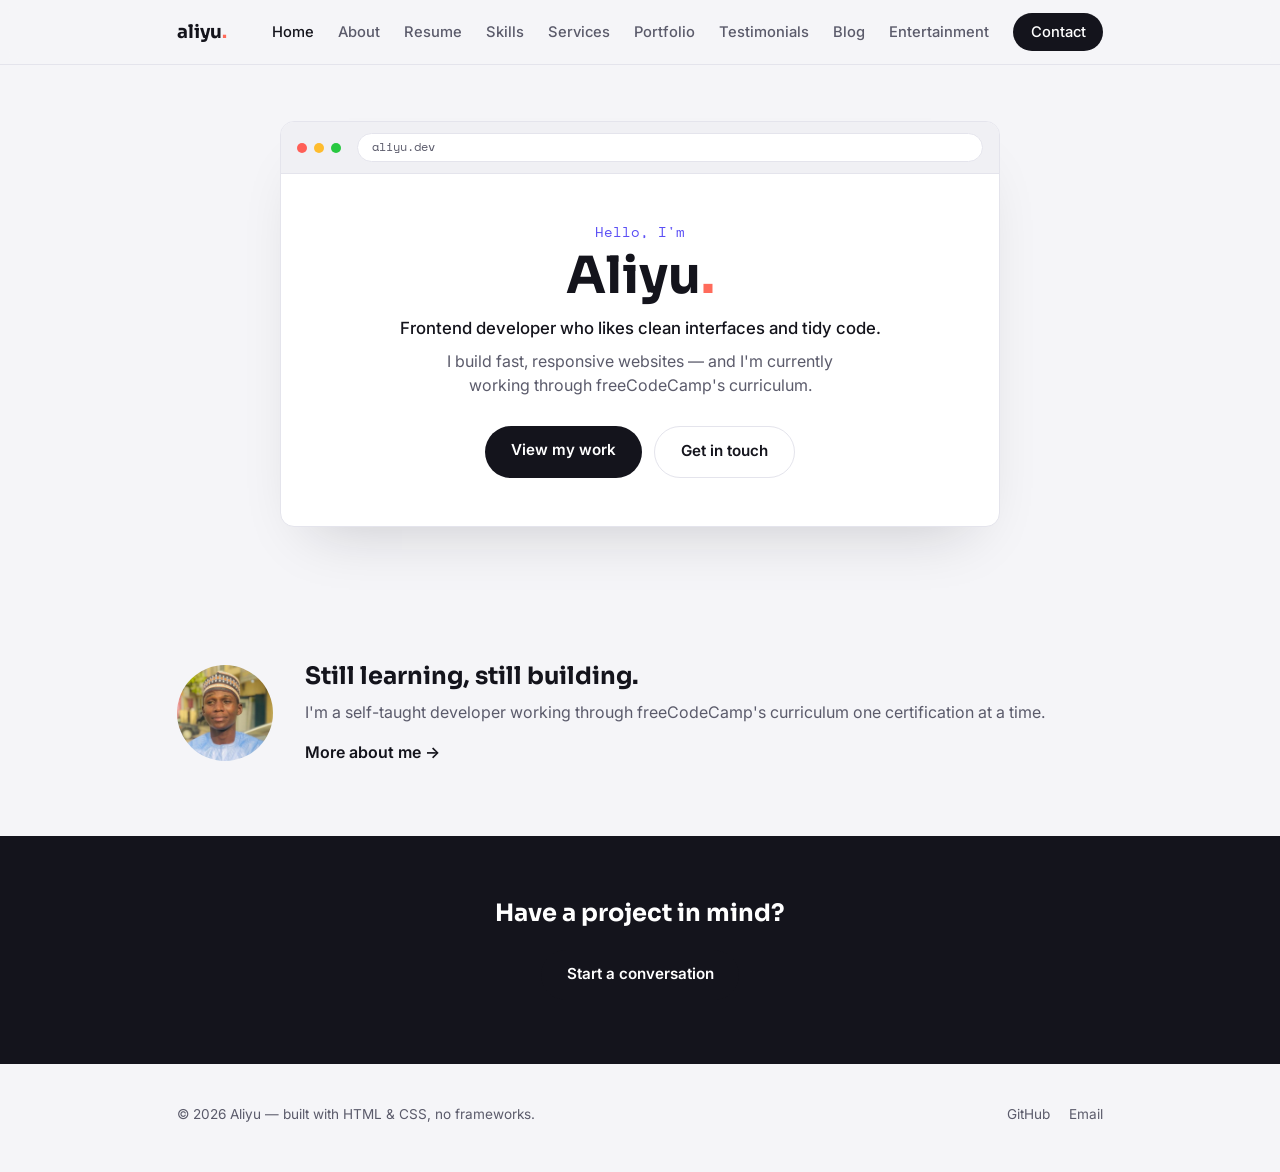
<file: index.html>
<!DOCTYPE html>
<html lang="en">
<head>
<meta charset="UTF-8">
<meta name="viewport" content="width=device-width, initial-scale=1.0">
<title>Aliyu — Frontend Developer</title>
<link rel="preconnect" href="https://fonts.googleapis.com">
<link rel="preconnect" href="https://fonts.gstatic.com" crossorigin>
<link href="https://fonts.googleapis.com/css2?family=Sora:wght@600;700;800&family=Inter:wght@400;500;600;700&family=Space+Mono:wght@400;700&display=swap" rel="stylesheet">
<link rel="stylesheet" href="style.css">
</head>
<body>

<header class="site-header">
  <div class="container nav-wrap">
    <a href="index.html" class="logo">aliyu<span class="accent-dot">.</span></a>

    <input type="checkbox" id="nav-toggle" class="nav-toggle">
    <label for="nav-toggle" class="hamburger" aria-label="Toggle navigation">
      <span></span><span></span><span></span>
    </label>

    <nav class="nav-links">
      <a href="index.html" class="current">Home</a>
      <a href="about.html">About</a>
      <a href="resume.html">Resume</a>
      <a href="skills.html">Skills</a>
      <a href="services.html">Services</a>
      <a href="portfolio.html">Portfolio</a>
      <a href="testimonials.html">Testimonials</a>
      <a href="blog.html">Blog</a>
      <a href="entertainment.html">Entertainment</a>
      <a href="contact.html" class="nav-cta">Contact</a>
    </nav>
  </div>
</header>

<main>

  <section class="hero">
    <div class="container">
      <div class="browser-frame">
        <div class="browser-bar">
          <span class="browser-dot red"></span>
          <span class="browser-dot yellow"></span>
          <span class="browser-dot green"></span>
          <span class="browser-url">aliyu.dev</span>
        </div>
        <div class="browser-body">
          <p class="eyebrow">Hello, I'm</p>
          <h1>Aliyu<span class="accent-dot">.</span></h1>
          <p class="hero-role">Frontend developer who likes clean interfaces and tidy code.</p>
          <p class="hero-bio">I build fast, responsive websites — and I'm currently working through freeCodeCamp's curriculum.</p>
          <div class="hero-actions">
            <a href="portfolio.html" class="btn btn-primary">View my work</a>
            <a href="contact.html" class="btn btn-ghost">Get in touch</a>
          </div>
        </div>
      </div>
    </div>
  </section>
  
  <section class="section about-teaser">
    <div class="container about-teaser-inner">
      <div class="avatar-badge"><img src="profile.jpg" alt="Aliyu Sabiu Garba"></div>
      <div>
        <h2>Still learning, still building.</h2>
        <p>I'm a self-taught developer working through freeCodeCamp's curriculum one certification at a time.</p>
        <a href="about.html" class="link-arrow">More about me →</a>
      </div>
    </div>
  </section>

  <section class="cta-band">
    <div class="container">
      <h2>Have a project in mind?</h2>
      <a href="contact.html" class="btn btn-primary">Start a conversation</a>
    </div>
  </section>

</main>

<footer class="site-footer">
  <div class="container footer-inner">
    <p>&copy; 2026 Aliyu — built with HTML &amp; CSS, no frameworks.</p>
    <div class="social-links">
      <a href="https://github.com/aliyusabiugarba-bit" target="_blank" rel="noopener noreferrer">GitHub</a>      
      <a href="mailto: aliyusabiugarba@gmail.com">Email</a>
    </div>
  </div>
</footer>

</body>
</html>
</file>
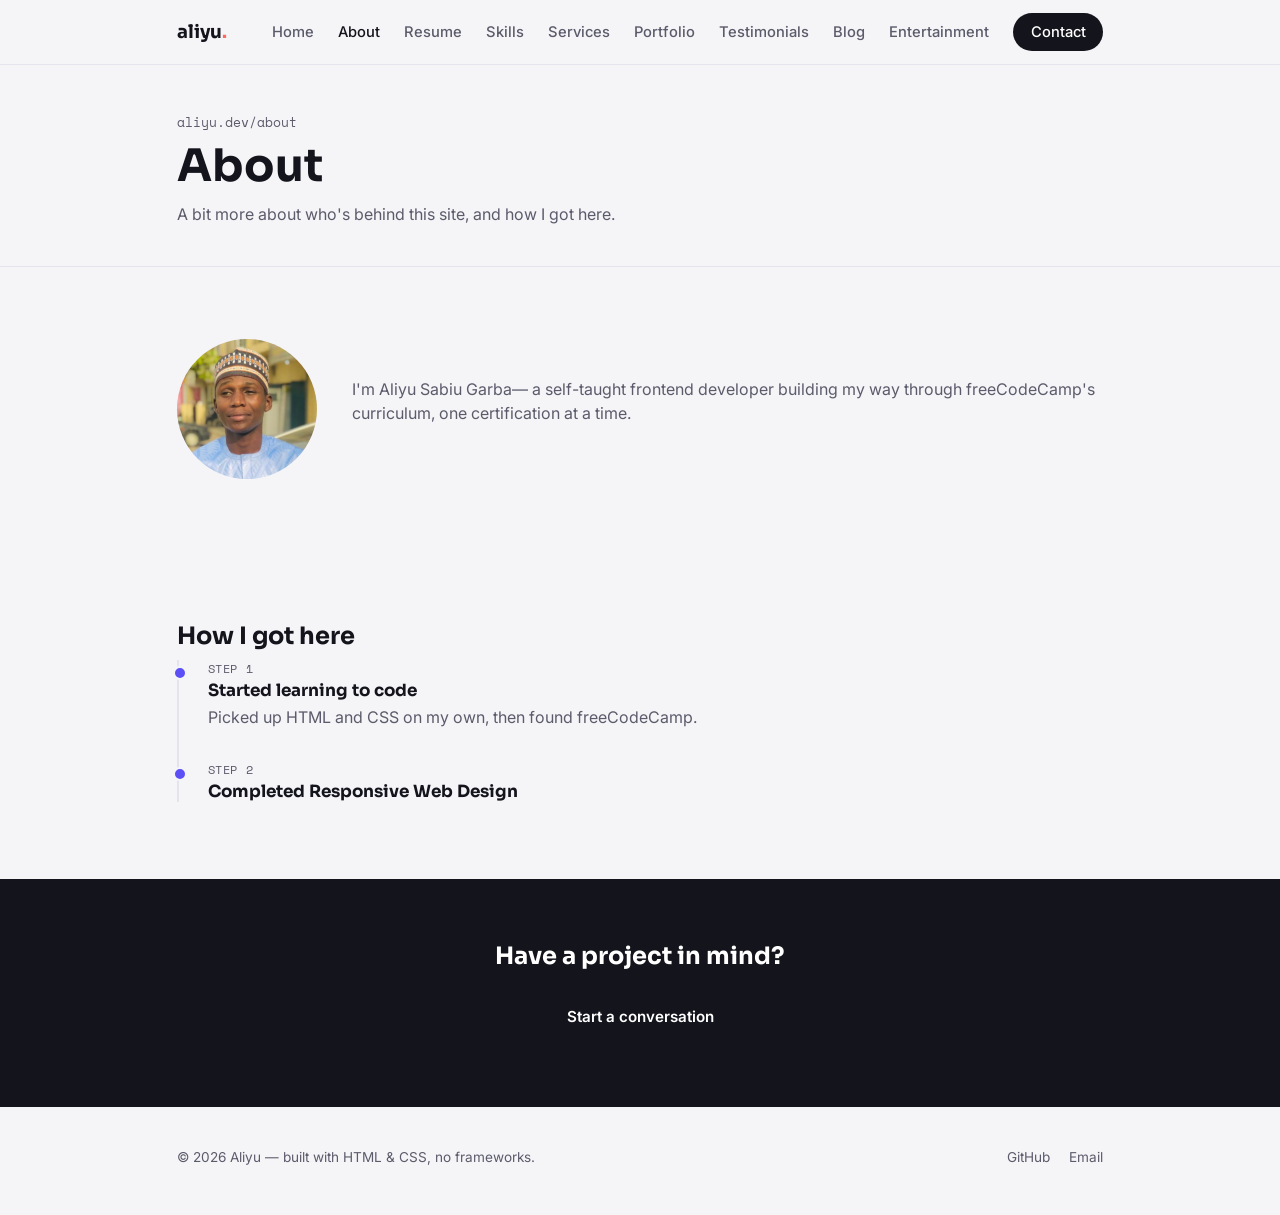
<file: about.html>
<!DOCTYPE html>
<html lang="en">
<head>
<meta charset="UTF-8">
<meta name="viewport" content="width=device-width, initial-scale=1.0">
<title>About — Aliyu</title>
<link rel="preconnect" href="https://fonts.googleapis.com">
<link rel="preconnect" href="https://fonts.gstatic.com" crossorigin>
<link href="https://fonts.googleapis.com/css2?family=Sora:wght@600;700;800&family=Inter:wght@400;500;600;700&family=Space+Mono:wght@400;700&display=swap" rel="stylesheet">
<link rel="stylesheet" href="style.css">
</head>
<body>

<header class="site-header">
  <div class="container nav-wrap">
    <a href="index.html" class="logo">aliyu<span class="accent-dot">.</span></a>

    <input type="checkbox" id="nav-toggle" class="nav-toggle">
    <label for="nav-toggle" class="hamburger" aria-label="Toggle navigation">
      <span></span><span></span><span></span>
    </label>

    <nav class="nav-links">
      <a href="index.html">Home</a>
      <a href="about.html" class="current">About</a>
      <a href="resume.html">Resume</a>
      <a href="skills.html">Skills</a>
      <a href="services.html">Services</a>
      <a href="portfolio.html">Portfolio</a>
      <a href="testimonials.html">Testimonials</a>
      <a href="blog.html">Blog</a>
      <a href="entertainment.html">Entertainment</a>
      <a href="contact.html" class="nav-cta">Contact</a>
    </nav>
  </div>
</header>

<main>

  <section class="page-intro">
    <div class="container">
      <p class="crumb">aliyu.dev/about</p>
      <h1>About</h1>
      <p class="lede">A bit more about who's behind this site, and how I got here.</p>
    </div>
  </section>

  <section class="section about-block">
    <div class="container about-block-inner">
      <div class="avatar-badge avatar-lg"><img src="profile.jpg" alt="Aliyu Sabiu Garba"></div>
      <div>
        <p>I'm Aliyu Sabiu Garba— a self-taught frontend developer building my way through freeCodeCamp's curriculum, one certification at a time.</p>                
      </div>
    </div>
  </section>
 
  <section class="section timeline-section">
    <div class="container">
      <h2>How I got here</h2>
      <ol class="timeline">
        <li>
          <p class="t-label">Step 1</p>
          <h3>Started learning to code</h3>
          <p>Picked up HTML and CSS on my own, then found freeCodeCamp.</p>
        </li>
        <li>
          <p class="t-label">Step 2</p>
          <h3>Completed Responsive Web Design</h3>          
        </li>        
      </ol>
    </div>
  </section>

  <section class="cta-band">
    <div class="container">
      <h2>Have a project in mind?</h2>
      <a href="contact.html" class="btn btn-primary">Start a conversation</a>
    </div>
  </section>

</main>

<footer class="site-footer">
  <div class="container footer-inner">
    <p>&copy; 2026 Aliyu — built with HTML &amp; CSS, no frameworks.</p>
    <div class="social-links">
      <a href="https://github.com/aliyusabiugarba-bit" target="_blank" rel="noopener noreferrer">GitHub</a>
      <a href="mailto: aliyusabiugarba@gmail.com">Email</a>
    </div>
  </div>
</footer>

</body>
</html>
</file>
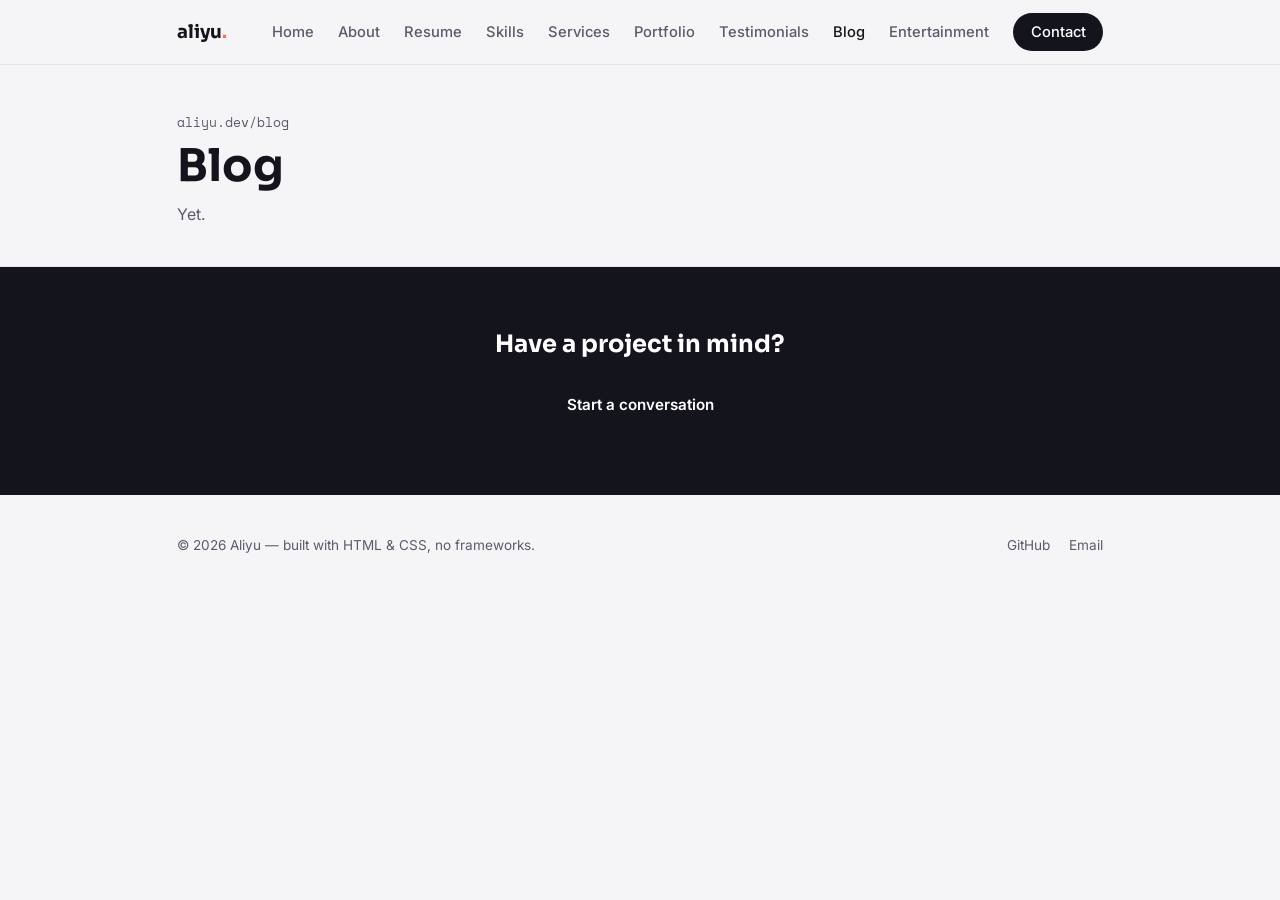
<file: blog.html>
<!DOCTYPE html>
<html lang="en">
<head>
<meta charset="UTF-8">
<meta name="viewport" content="width=device-width, initial-scale=1.0">
<title>Blog — Aliyu</title>
<link rel="preconnect" href="https://fonts.googleapis.com">
<link rel="preconnect" href="https://fonts.gstatic.com" crossorigin>
<link href="https://fonts.googleapis.com/css2?family=Sora:wght@600;700;800&family=Inter:wght@400;500;600;700&family=Space+Mono:wght@400;700&display=swap" rel="stylesheet">
<link rel="stylesheet" href="style.css">
</head>
<body>

<header class="site-header">
  <div class="container nav-wrap">
    <a href="index.html" class="logo">aliyu<span class="accent-dot">.</span></a>
    <input type="checkbox" id="nav-toggle" class="nav-toggle">
    <label for="nav-toggle" class="hamburger" aria-label="Toggle navigation">
      <span></span><span></span><span></span>
    </label>
    <nav class="nav-links">
      <a href="index.html">Home</a>
      <a href="about.html">About</a>
      <a href="resume.html">Resume</a>
      <a href="skills.html">Skills</a>
      <a href="services.html">Services</a>
      <a href="portfolio.html">Portfolio</a>
      <a href="testimonials.html">Testimonials</a>
      <a href="blog.html" class="current">Blog</a>
      <a href="entertainment.html">Entertainment</a>
      <a href="contact.html" class="nav-cta">Contact</a>
    </nav>
  </div>
</header>

<main>

  <section class="page-intro">
    <div class="container">
      <p class="crumb">aliyu.dev/blog</p>
      <h1>Blog</h1>
      <p class="lede">Yet.</p>
    </div>
  </section>

  <section class="cta-band">
    <div class="container">
      <h2>Have a project in mind?</h2>
      <a href="contact.html" class="btn btn-primary">Start a conversation</a>
    </div>
  </section>

</main>

<footer class="site-footer">
  <div class="container footer-inner">
    <p>&copy; 2026 Aliyu — built with HTML &amp; CSS, no frameworks.</p>
    <div class="social-links">
      <a href="https://github.com/aliyusabiugarba-bit" target="_blank" rel="noopener noreferrer">GitHub</a>
           <a href="mailto: aliyusabiugarba@gmail.com">Email</a>
    </div>
  </div>
</footer>

</body>
</html>
</file>
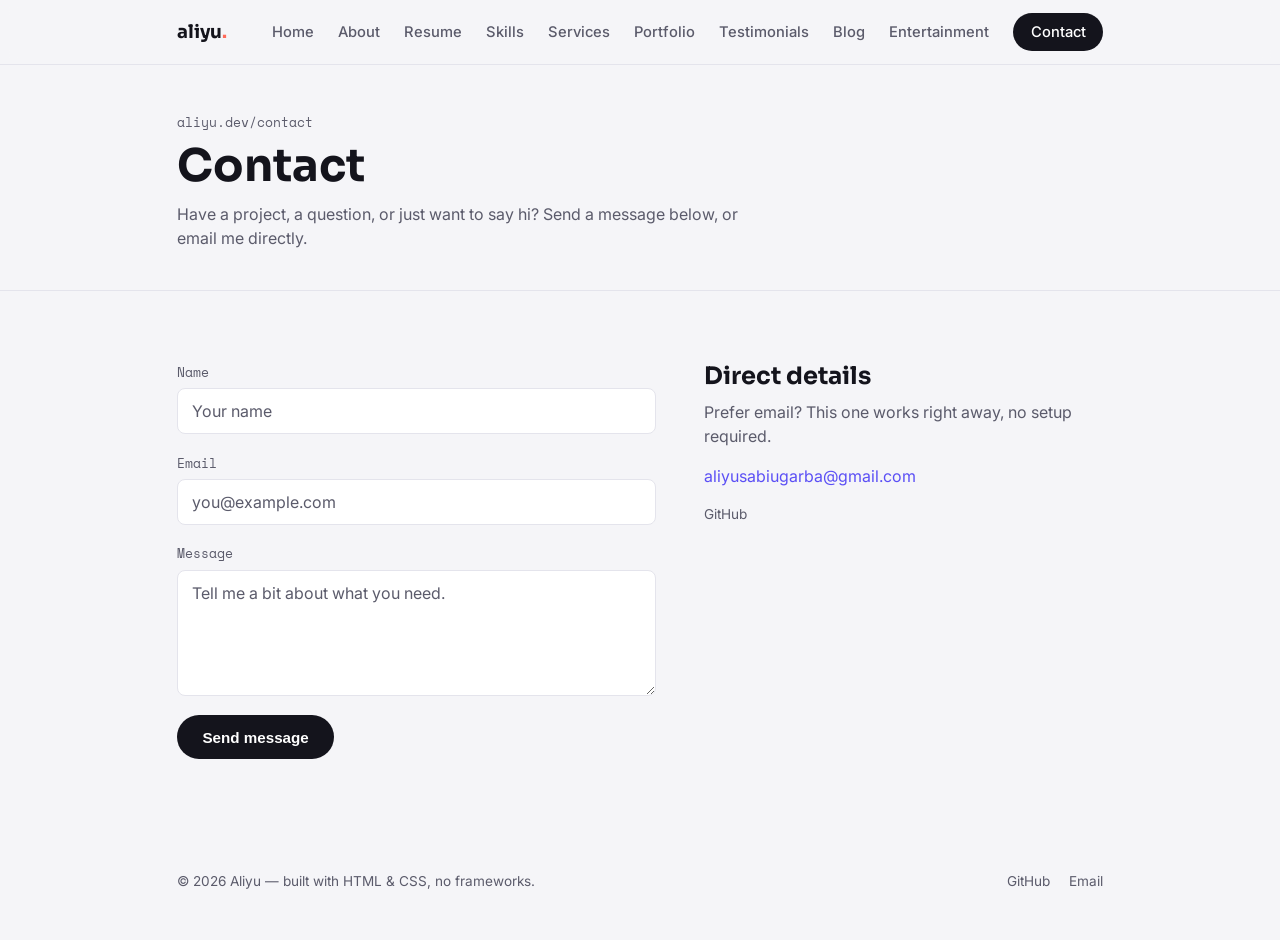
<file: contact.html>
<!DOCTYPE html>
<html lang="en">
<head>
<meta charset="UTF-8">
<meta name="viewport" content="width=device-width, initial-scale=1.0">
<title>Contact — Aliyu</title>
<link rel="preconnect" href="https://fonts.googleapis.com">
<link rel="preconnect" href="https://fonts.gstatic.com" crossorigin>
<link href="https://fonts.googleapis.com/css2?family=Sora:wght@600;700;800&family=Inter:wght@400;500;600;700&family=Space+Mono:wght@400;700&display=swap" rel="stylesheet">
<link rel="stylesheet" href="style.css">
</head>
<body>

<header class="site-header">
  <div class="container nav-wrap">
    <a href="index.html" class="logo">aliyu<span class="accent-dot">.</span></a>
    <input type="checkbox" id="nav-toggle" class="nav-toggle">
    <label for="nav-toggle" class="hamburger" aria-label="Toggle navigation">
      <span></span><span></span><span></span>
    </label>
    <nav class="nav-links">
      <a href="index.html">Home</a>
      <a href="about.html">About</a>
      <a href="resume.html">Resume</a>
      <a href="skills.html">Skills</a>
      <a href="services.html">Services</a>
      <a href="portfolio.html">Portfolio</a>
      <a href="testimonials.html">Testimonials</a>
      <a href="blog.html">Blog</a>
      <a href="entertainment.html">Entertainment</a>
      <a href="contact.html" class="nav-cta current">Contact</a>
    </nav>
  </div>
</header>

<main>

  <section class="page-intro">
    <div class="container">
      <p class="crumb">aliyu.dev/contact</p>
      <h1>Contact</h1>
      <p class="lede">Have a project, a question, or just want to say hi? Send a message below, or email me directly.</p>
    </div>
  </section>

  <section class="section">
    <div class="container contact-grid">

      <!--
        This form needs a backend to actually send anywhere — plain HTML/CSS can't
        do that on its own. Sign up for a free Formspree (or similar) account and
        swap the action URL below for the one they give you.
      -->
      <form class="contact-form" action="https://formspree.io/f/yourFormID" method="POST">
        <div class="form-field">
          <label for="name">Name</label>
          <input type="text" id="name" name="name" placeholder="Your name" required>
        </div>
        <div class="form-field">
          <label for="email">Email</label>
          <input type="email" id="email" name="email" placeholder="you@example.com" required>
        </div>
        <div class="form-field">
          <label for="message">Message</label>
          <textarea id="message" name="message" rows="5" placeholder="Tell me a bit about what you need." required></textarea>
        </div>
        <button type="submit" class="btn btn-primary">Send message</button>
      </form>

      <div class="contact-details">
        <h2>Direct details</h2>
        <p>Prefer email? This one works right away, no setup required.</p>
        <p><a href="mailto: aliyusabiugarba@gmail.com">aliyusabiugarba@gmail.com</a></p>
        <div class="social-links">
          <a href="https://github.com/aliyusabiugarba-bit" target="_blank" rel="noopener noreferrer">GitHub</a> 
        </div>
      </div>

    </div>
  </section>

</main>

<footer class="site-footer">
  <div class="container footer-inner">
    <p>&copy; 2026 Aliyu — built with HTML &amp; CSS, no frameworks.</p>
    <div class="social-links">
      <a href="https://github.com/aliyusabiugarba-bit" target="_blank" rel="noopener noreferrer">GitHub</a>     
      <a href="mailto: aliyusabiugarba@gmail.com">Email</a>
    </div>
  </div>
</footer>

</body>
</html>
</file>
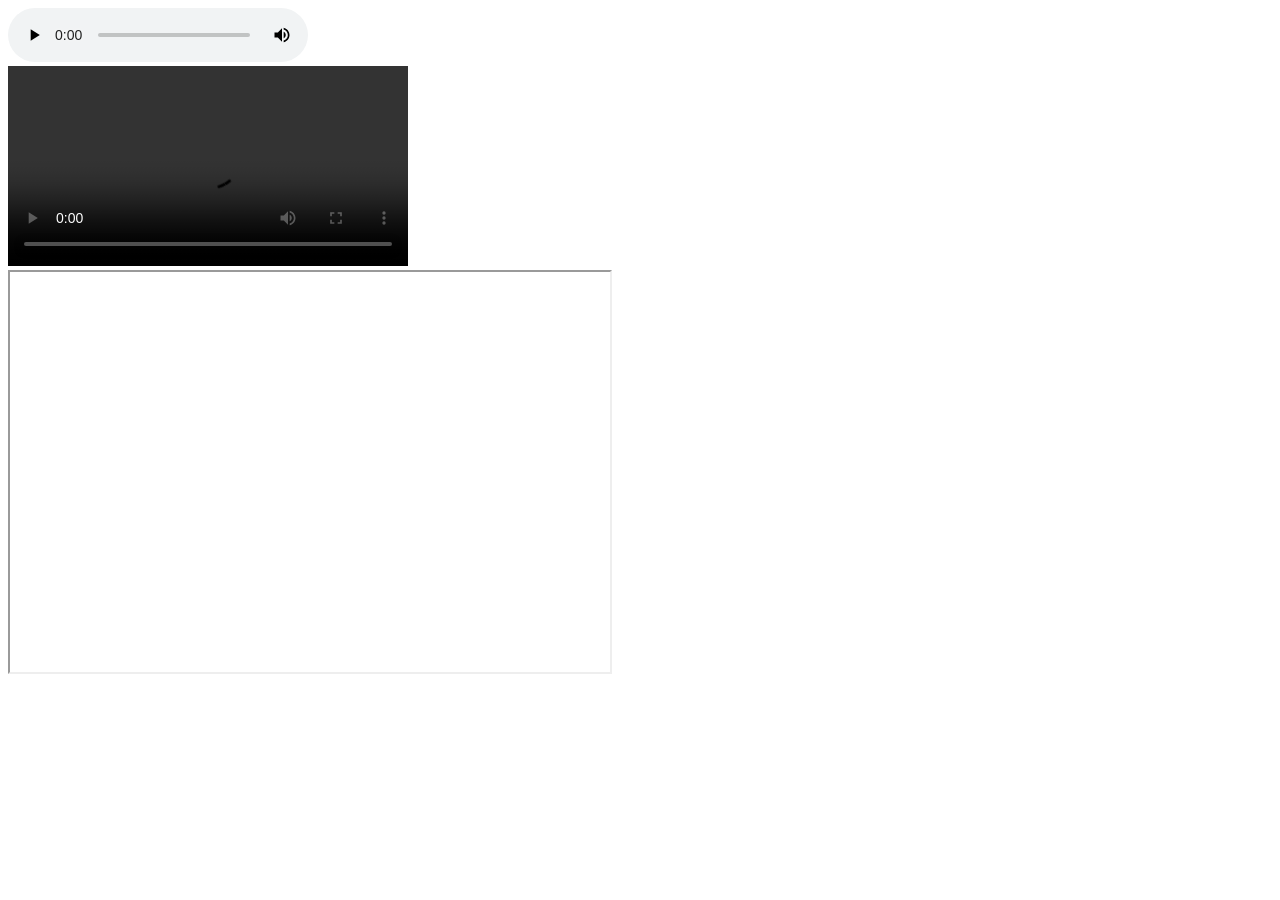
<file: Entertainment.html>
<!DOCTYPE html>
<html lang="en">
<head>
    <meta charset="UTF-8">
    <title>Entertainment</title>
</head>
<body>
 <audio controls>
     <source src="audio.mp3" type="audio/mpeg">
 </audio>
 <br>
 <video width="400" controls>
     <source src="video.mp4" type ="video/mp4">
 </video>
 <br>
 <iframe src="https://youtube.com/watch?v=aRGdDy18qfY&si=-balEfRR7QxsYHRh" width="600" height="400"></iframe>
</body>
</html>
</file>
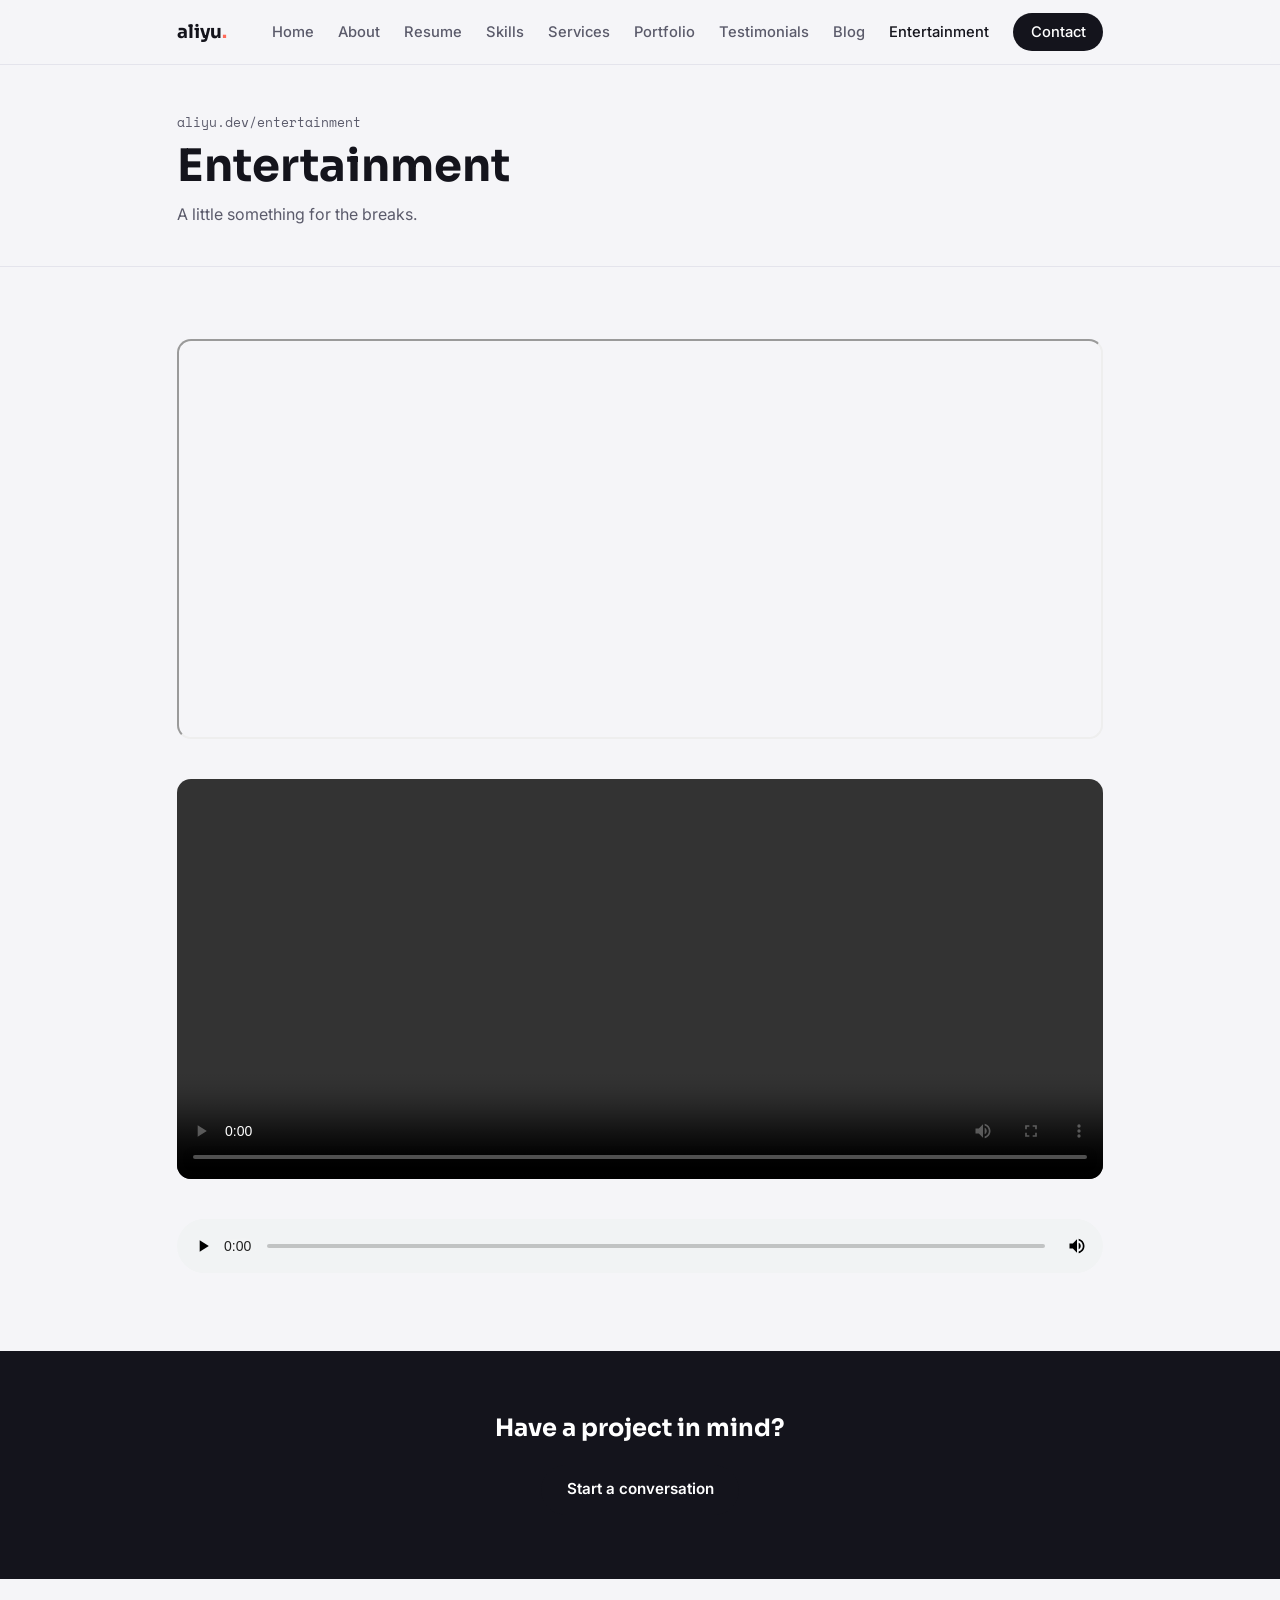
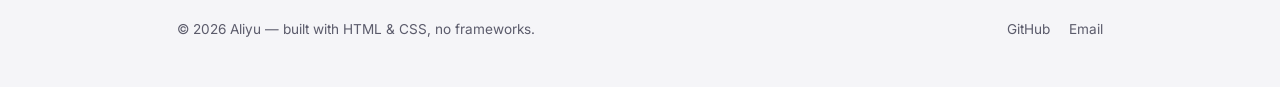
<file: entertainment.html>
<!DOCTYPE html>
<html lang="en">
<head>
<meta charset="UTF-8">
<meta name="viewport" content="width=device-width, initial-scale=1.0">
<title>Entertainment — Aliyu</title>
<link rel="preconnect" href="https://fonts.googleapis.com">
<link rel="preconnect" href="https://fonts.gstatic.com" crossorigin>
<link href="https://fonts.googleapis.com/css2?family=Sora:wght@600;700;800&family=Inter:wght@400;500;600;700&family=Space+Mono:wght@400;700&display=swap" rel="stylesheet">
<link rel="stylesheet" href="style.css">
</head>
<body>

<header class="site-header">
  <div class="container nav-wrap">
    <a href="index.html" class="logo">aliyu<span class="accent-dot">.</span></a>
    <input type="checkbox" id="nav-toggle" class="nav-toggle">
    <label for="nav-toggle" class="hamburger" aria-label="Toggle navigation">
      <span></span><span></span><span></span>
    </label>
    <nav class="nav-links">
      <a href="index.html">Home</a>
      <a href="about.html">About</a>
      <a href="resume.html">Resume</a>
      <a href="skills.html">Skills</a>
      <a href="services.html">Services</a>
      <a href="portfolio.html">Portfolio</a>
      <a href="testimonials.html">Testimonials</a>
      <a href="blog.html">Blog</a>
      <a href="entertainment.html" class="current">Entertainment</a>
      <a href="contact.html" class="nav-cta">Contact</a>
    </nav>
  </div>
</header>

<main>

  <section class="page-intro">
    <div class="container">
      <p class="crumb">aliyu.dev/entertainment</p>
      <h1>Entertainment</h1>
      <p class="lede">A little something for the breaks.</p>
    </div>
  </section>

  <section class="section">
    <div class="container entertainment-grid">
      <div class="media-item">
        <iframe 
          src="https://www.youtube.com/embed/aRGdDy18qfY" 
          width="100%" 
          height="400" 
          allowfullscreen
          title="YouTube video">
        </iframe>
      </div>
      <div class="media-item">
        <video width="100%" height="400" controls>
          <source src="video.mp4" type="video/mp4">
        </video>
      </div>
      <div class="media-item">
        <audio controls style="width: 100%;">
          <source src="audio.mp3" type="audio/mpeg">
        </audio>
      </div>
    </div>
  </section>

  <section class="cta-band">
    <div class="container">
      <h2>Have a project in mind?</h2>
      <a href="contact.html" class="btn btn-primary">Start a conversation</a>
    </div>
  </section>

</main>

<footer class="site-footer">
  <div class="container footer-inner">
    <p>&copy; 2026 Aliyu — built with HTML &amp; CSS, no frameworks.</p>
    <div class="social-links">
      <a href="https://github.com/aliyusabiugarba-bit" target="_blank" rel="noopener noreferrer">GitHub</a>
      <a href="mailto: aliyusabiugarba@gmail.com">Email</a>
    </div>
  </div>
</footer>

</body>
</html>
</file>
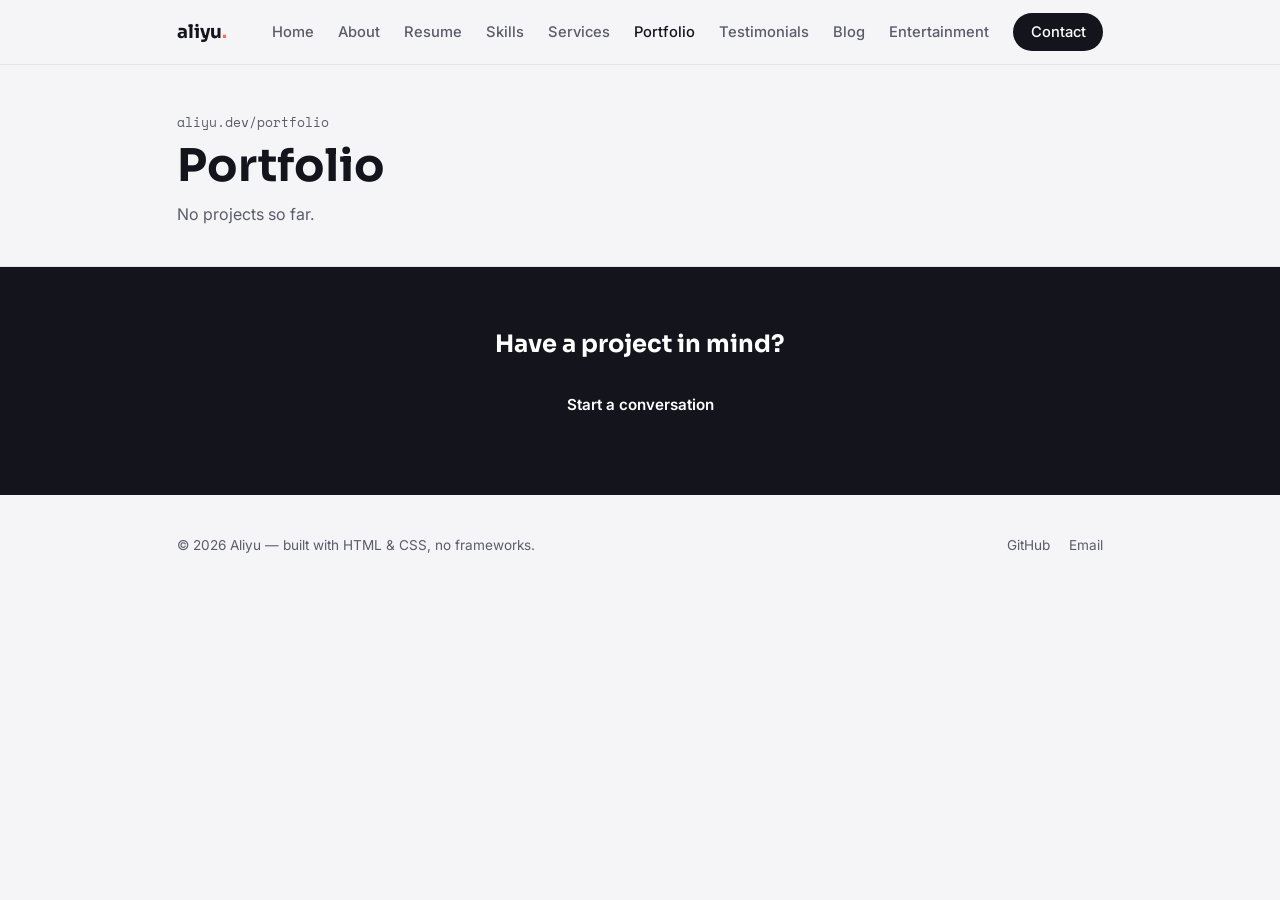
<file: portfolio.html>
<!DOCTYPE html>
<html lang="en">
<head>
<meta charset="UTF-8">
<meta name="viewport" content="width=device-width, initial-scale=1.0">
<title>Portfolio — Aliyu</title>
<link rel="preconnect" href="https://fonts.googleapis.com">
<link rel="preconnect" href="https://fonts.gstatic.com" crossorigin>
<link href="https://fonts.googleapis.com/css2?family=Sora:wght@600;700;800&family=Inter:wght@400;500;600;700&family=Space+Mono:wght@400;700&display=swap" rel="stylesheet">
<link rel="stylesheet" href="style.css">
</head>
<body>

<header class="site-header">
  <div class="container nav-wrap">
    <a href="index.html" class="logo">aliyu<span class="accent-dot">.</span></a>
    <input type="checkbox" id="nav-toggle" class="nav-toggle">
    <label for="nav-toggle" class="hamburger" aria-label="Toggle navigation">
      <span></span><span></span><span></span>
    </label>
    <nav class="nav-links">
      <a href="index.html">Home</a>
      <a href="about.html">About</a>
      <a href="resume.html">Resume</a>
      <a href="skills.html">Skills</a>
      <a href="services.html">Services</a>
      <a href="portfolio.html" class="current">Portfolio</a>
      <a href="testimonials.html">Testimonials</a>
      <a href="blog.html">Blog</a>
      <a href="entertainment.html">Entertainment</a>
      <a href="contact.html" class="nav-cta">Contact</a>
    </nav>
  </div>
</header>

<main>

  <section class="page-intro">
    <div class="container">
      <p class="crumb">aliyu.dev/portfolio</p>
      <h1>Portfolio</h1>
      <p class="lede">No projects so far.</p>
    </div>
  </section>

  <section class="cta-band">
    <div class="container">
      <h2>Have a project in mind?</h2>
      <a href="contact.html" class="btn btn-primary">Start a conversation</a>
    </div>
  </section>

</main>

<footer class="site-footer">
  <div class="container footer-inner">
    <p>&copy; 2026 Aliyu — built with HTML &amp; CSS, no frameworks.</p>
    <div class="social-links">
      <a href="https://github.com/aliyusabiugarba-bit" target="_blank" rel="noopener noreferrer">GitHub</a>      
      <a href="mailto: aliyusabiugarba@gmail.com">Email</a>
    </div>
  </div>
</footer>

</body>
</html>
</file>
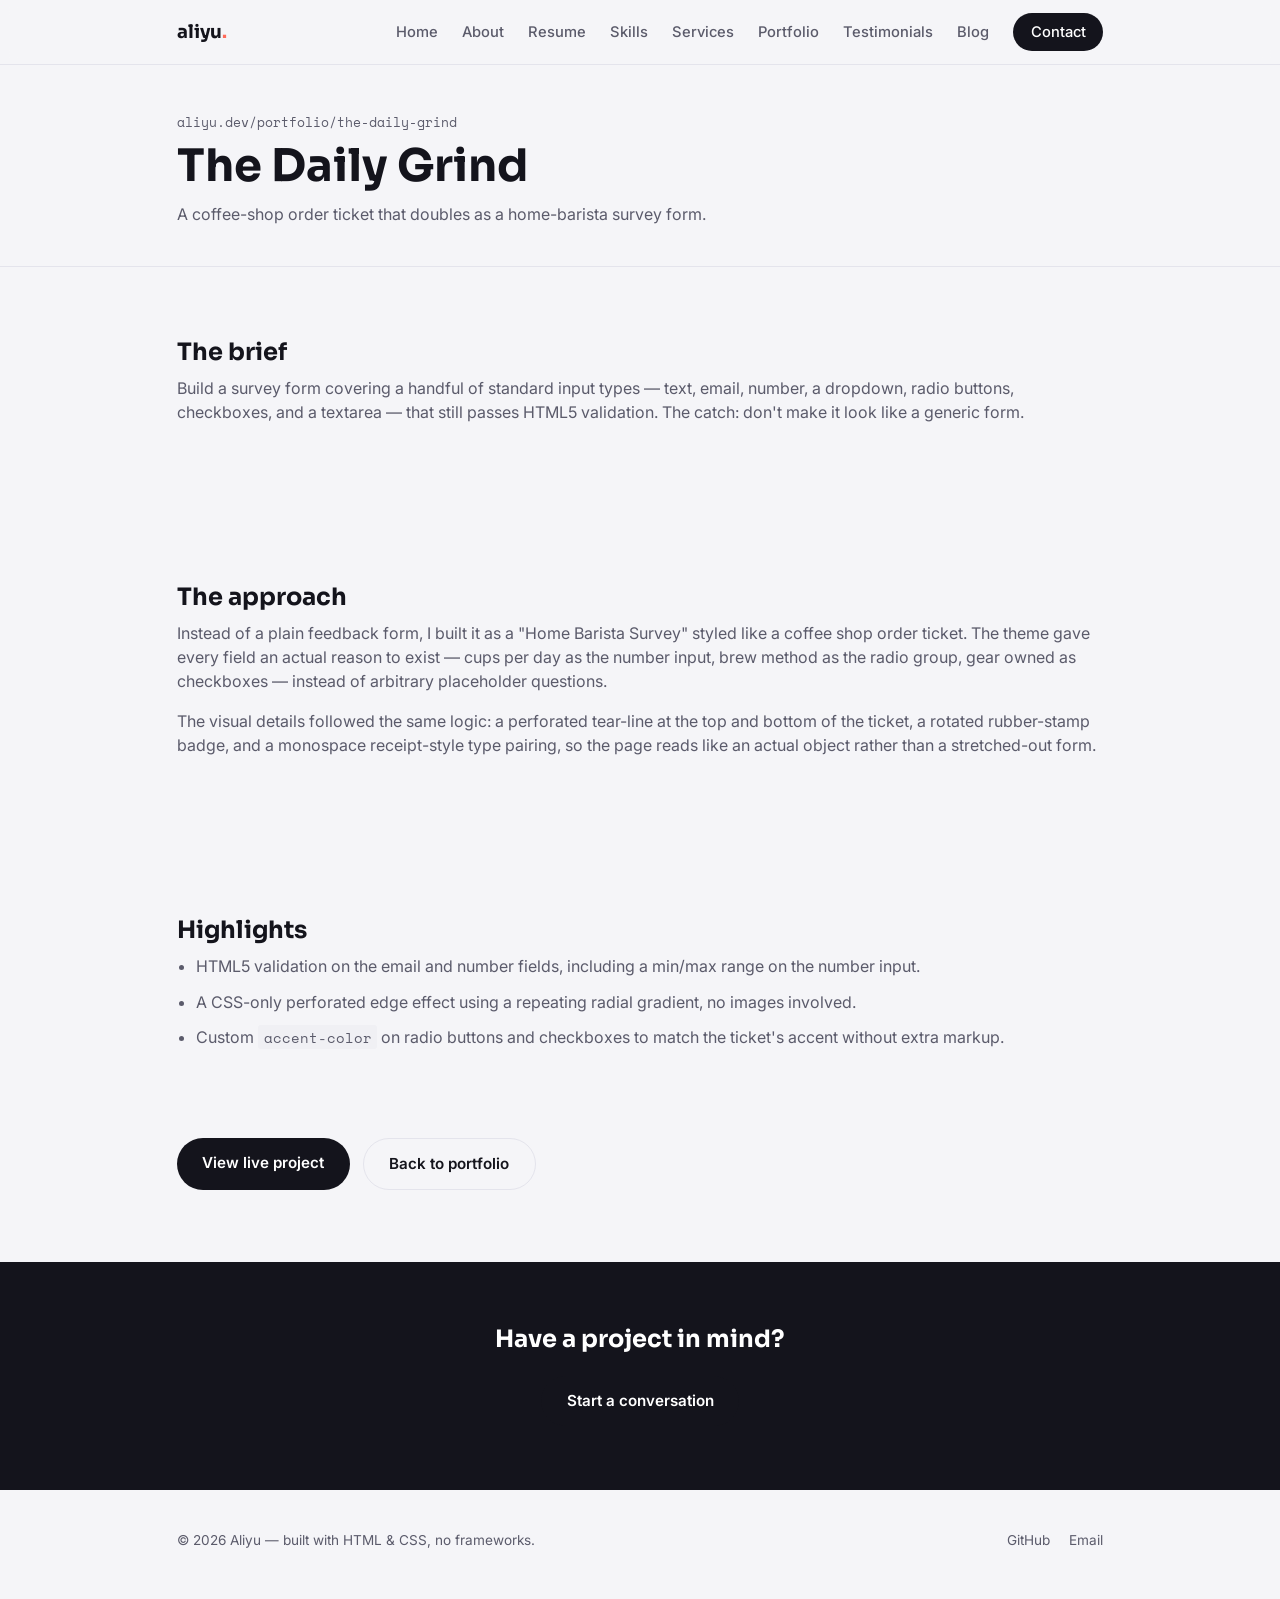
<file: project-detail.html>
<!DOCTYPE html>
<html lang="en">
<head>
<meta charset="UTF-8">
<meta name="viewport" content="width=device-width, initial-scale=1.0">
<title>The Daily Grind — Case Study</title>
<link rel="preconnect" href="https://fonts.googleapis.com">
<link rel="preconnect" href="https://fonts.gstatic.com" crossorigin>
<link href="https://fonts.googleapis.com/css2?family=Sora:wght@600;700;800&family=Inter:wght@400;500;600;700&family=Space+Mono:wght@400;700&display=swap" rel="stylesheet">
<link rel="stylesheet" href="style.css">
</head>
<body>

<!--
  This is a template for ONE project's case study, not a separate page per project.
  To add detail pages for your other projects, duplicate this file (e.g. project-katherine-johnson.html),
  swap the content below, and point that project's "Case study" link at the new file.
-->

<header class="site-header">
  <div class="container nav-wrap">
    <a href="index.html" class="logo">aliyu<span class="accent-dot">.</span></a>
    <input type="checkbox" id="nav-toggle" class="nav-toggle">
    <label for="nav-toggle" class="hamburger" aria-label="Toggle navigation">
      <span></span><span></span><span></span>
    </label>
    <nav class="nav-links">
      <a href="index.html">Home</a>
      <a href="about.html">About</a>
      <a href="resume.html">Resume</a>
      <a href="skills.html">Skills</a>
      <a href="services.html">Services</a>
      <a href="portfolio.html">Portfolio</a>
      <a href="testimonials.html">Testimonials</a>
      <a href="blog.html">Blog</a>
      <a href="contact.html" class="nav-cta">Contact</a>
    </nav>
  </div>
</header>

<main>

  <section class="page-intro">
    <div class="container">
      <p class="crumb">aliyu.dev/portfolio/the-daily-grind</p>
      <h1>The Daily Grind</h1>
      <p class="lede">A coffee-shop order ticket that doubles as a home-barista survey form.</p>
    </div>
  </section>

  <section class="section">
    <div class="container">
      <h2>The brief</h2>
      <p>Build a survey form covering a handful of standard input types — text, email, number, a dropdown, radio buttons, checkboxes, and a textarea — that still passes HTML5 validation. The catch: don't make it look like a generic form.</p>
    </div>
  </section>

  <section class="section">
    <div class="container">
      <h2>The approach</h2>
      <p>Instead of a plain feedback form, I built it as a "Home Barista Survey" styled like a coffee shop order ticket. The theme gave every field an actual reason to exist — cups per day as the number input, brew method as the radio group, gear owned as checkboxes — instead of arbitrary placeholder questions.</p>
      <p>The visual details followed the same logic: a perforated tear-line at the top and bottom of the ticket, a rotated rubber-stamp badge, and a monospace receipt-style type pairing, so the page reads like an actual object rather than a stretched-out form.</p>
    </div>
  </section>

  <section class="section">
    <div class="container">
      <h2>Highlights</h2>
      <ul>
        <li>HTML5 validation on the email and number fields, including a min/max range on the number input.</li>
        <li>A CSS-only perforated edge effect using a repeating radial gradient, no images involved.</li>
        <li>Custom <code>accent-color</code> on radio buttons and checkboxes to match the ticket's accent without extra markup.</li>
      </ul>
    </div>
  </section>

  <div class="container btn-row">
    <a href="#" class="btn btn-primary">View live project</a>
    <a href="portfolio.html" class="btn btn-ghost">Back to portfolio</a>
  </div>

  <section class="cta-band">
    <div class="container">
      <h2>Have a project in mind?</h2>
      <a href="contact.html" class="btn btn-primary">Start a conversation</a>
    </div>
  </section>
</main>

<footer class="site-footer">
  <div class="container footer-inner">
    <p>&copy; 2026 Aliyu — built with HTML &amp; CSS, no frameworks.</p>
    <div class="social-links">
      <a href="https://github.com/aliyusabiugarba-bit" target="_blank" rel="noopener noreferrer">GitHub</a>      
      <a href="mailto:you@example.com">Email</a>
    </div>
  </div>
</footer>

</body>
</html>
</file>
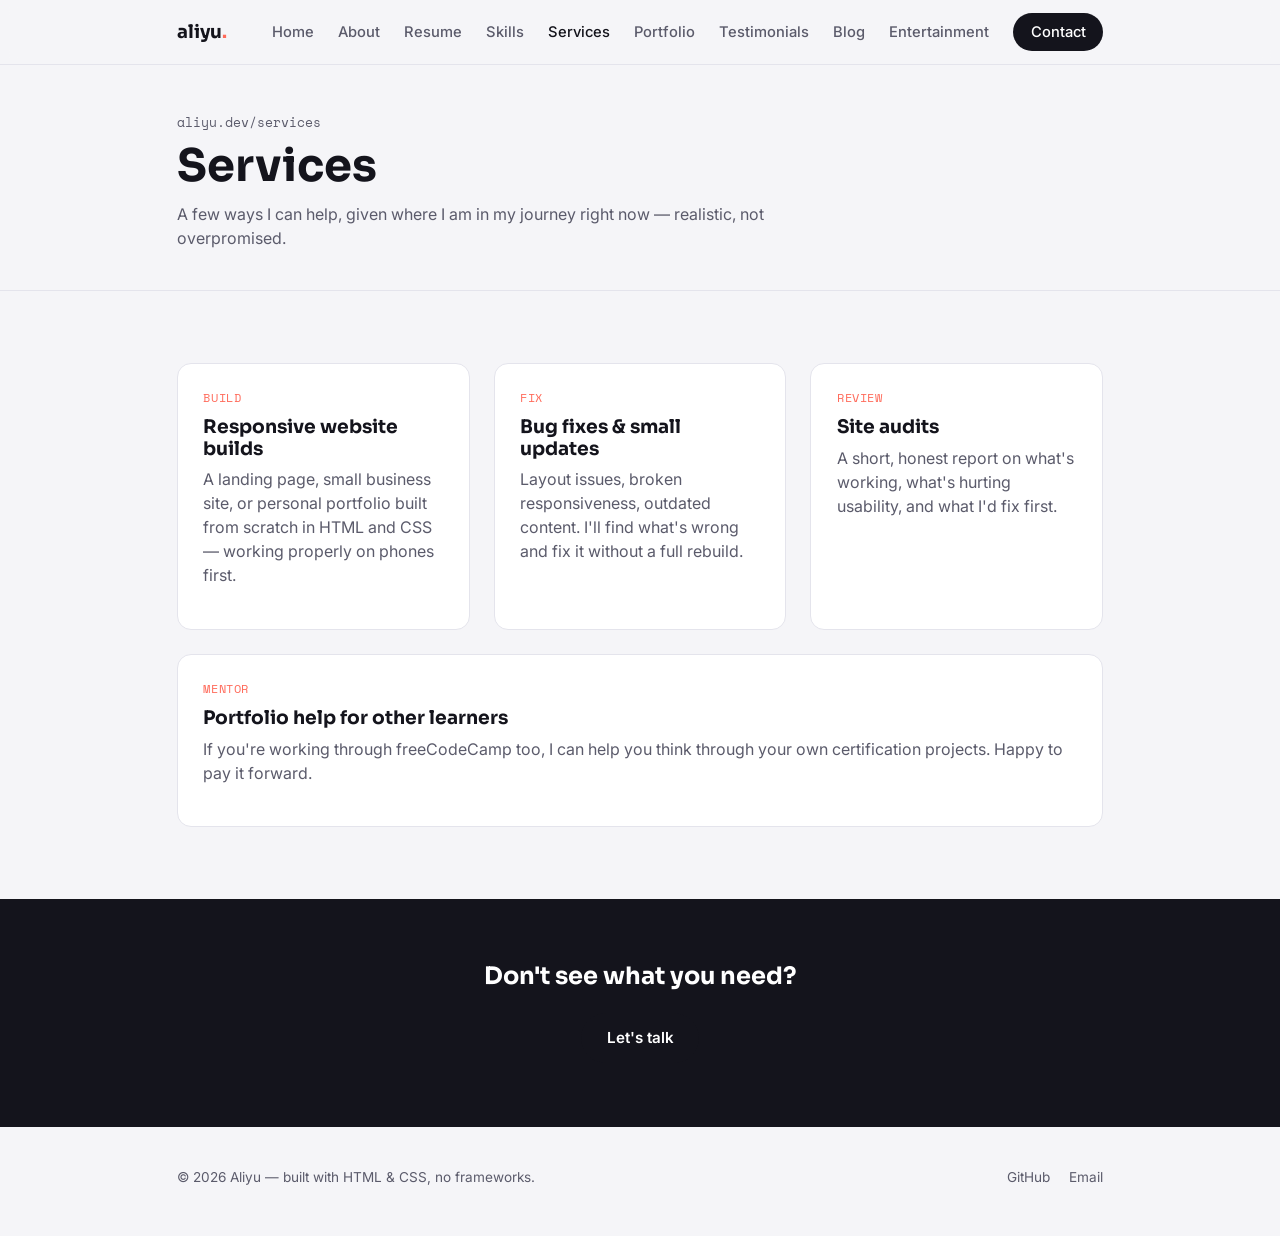
<file: services.html>
<!DOCTYPE html>
<html lang="en">
<head>
<meta charset="UTF-8">
<meta name="viewport" content="width=device-width, initial-scale=1.0">
<title>Services — Aliyu</title>
<link rel="preconnect" href="https://fonts.googleapis.com">
<link rel="preconnect" href="https://fonts.gstatic.com" crossorigin>
<link href="https://fonts.googleapis.com/css2?family=Sora:wght@600;700;800&family=Inter:wght@400;500;600;700&family=Space+Mono:wght@400;700&display=swap" rel="stylesheet">
<link rel="stylesheet" href="style.css">
</head>
<body>

<header class="site-header">
  <div class="container nav-wrap">
    <a href="index.html" class="logo">aliyu<span class="accent-dot">.</span></a>
    <input type="checkbox" id="nav-toggle" class="nav-toggle">
    <label for="nav-toggle" class="hamburger" aria-label="Toggle navigation">
      <span></span><span></span><span></span>
    </label>
    <nav class="nav-links">
      <a href="index.html">Home</a>
      <a href="about.html">About</a>
      <a href="resume.html">Resume</a>
      <a href="skills.html">Skills</a>
      <a href="services.html" class="current">Services</a>
      <a href="portfolio.html">Portfolio</a>
      <a href="testimonials.html">Testimonials</a>
      <a href="blog.html">Blog</a>
      <a href="entertainment.html">Entertainment</a>
      <a href="contact.html" class="nav-cta">Contact</a>
    </nav>
  </div>
</header>

<main>

  <section class="page-intro">
    <div class="container">
      <p class="crumb">aliyu.dev/services</p>
      <h1>Services</h1>
      <p class="lede">A few ways I can help, given where I am in my journey right now — realistic, not overpromised.</p>
    </div>
  </section>

  <section class="section">
    <div class="container">
      <div class="project-grid">

        <article class="card project-card">
          <p class="tag">Build</p>
          <h3>Responsive website builds</h3>
          <p>A landing page, small business site, or personal portfolio built from scratch in HTML and CSS — working properly on phones first.</p>
        </article>

        <article class="card project-card">
          <p class="tag">Fix</p>
          <h3>Bug fixes &amp; small updates</h3>
          <p>Layout issues, broken responsiveness, outdated content. I'll find what's wrong and fix it without a full rebuild.</p>
        </article>

        <article class="card project-card">
          <p class="tag">Review</p>
          <h3>Site audits</h3>
          <p>A short, honest report on what's working, what's hurting usability, and what I'd fix first.</p>
        </article>

        <article class="card project-card">
          <p class="tag">Mentor</p>
          <h3>Portfolio help for other learners</h3>
          <p>If you're working through freeCodeCamp too, I can help you think through your own certification projects. Happy to pay it forward.</p>
        </article>

      </div>
    </div>
  </section>

  <section class="cta-band">
    <div class="container">
      <h2>Don't see what you need?</h2>
      <a href="contact.html" class="btn btn-primary">Let's talk</a>
    </div>
  </section>

</main>

<footer class="site-footer">
  <div class="container footer-inner">
    <p>&copy; 2026 Aliyu — built with HTML &amp; CSS, no frameworks.</p>
    <div class="social-links">
      <a href="https://github.com/aliyusabiugarba-bit" target="_blank" rel="noopener noreferrer">GitHub</a>      
      <a href="mailto: aliyusabiugarba@gmail.com">Email</a>
    </div>
  </div>
</footer>

</body>
</html>
</file>
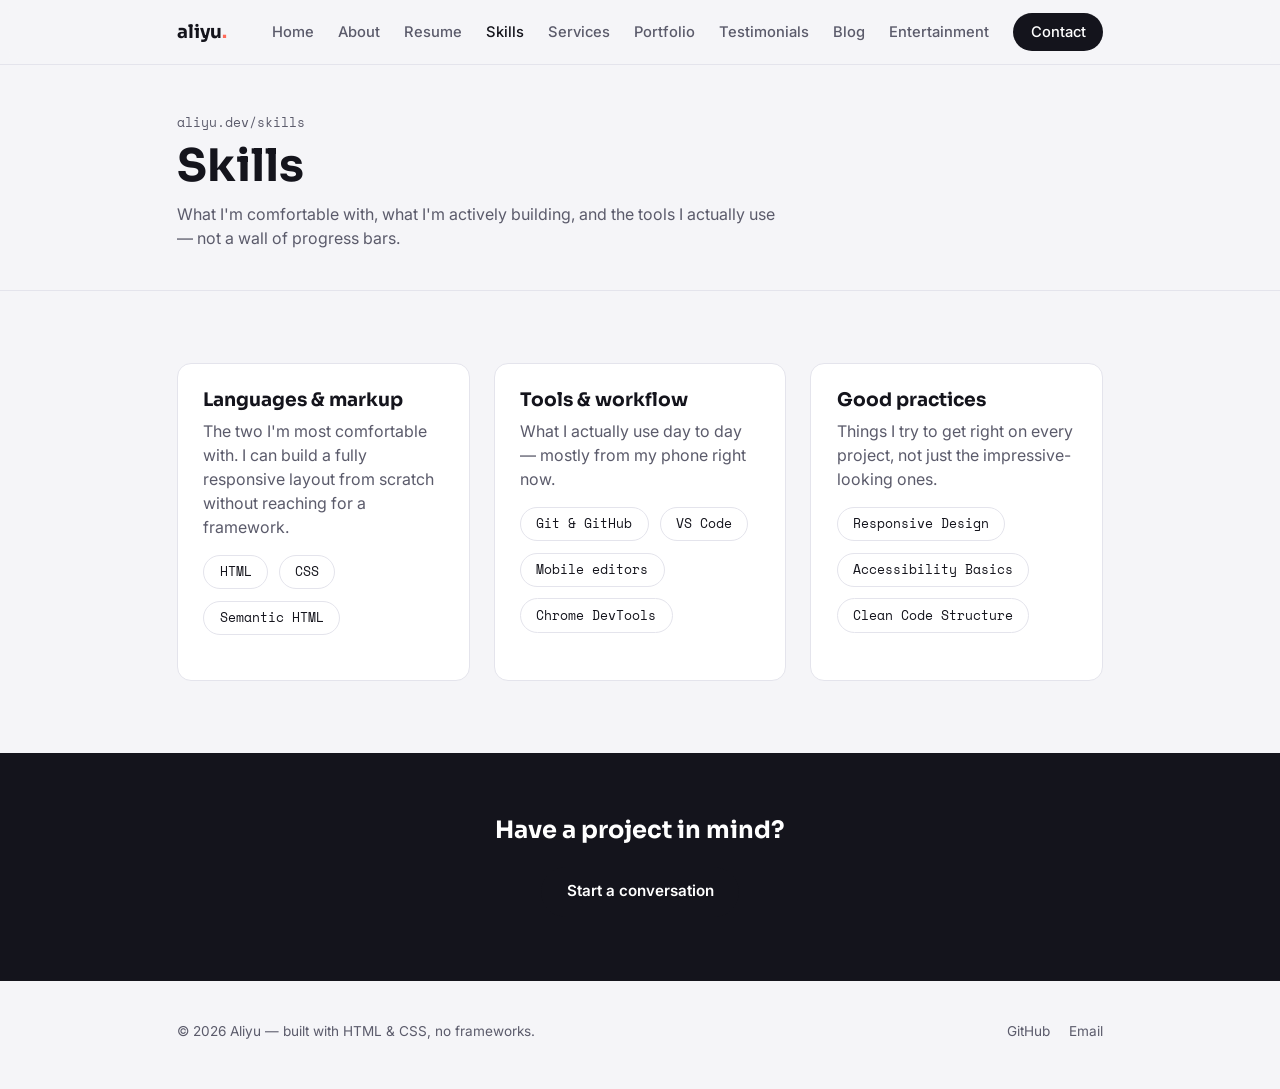
<file: skills.html>
<!DOCTYPE html>
<html lang="en">
<head>
<meta charset="UTF-8">
<meta name="viewport" content="width=device-width, initial-scale=1.0">
<title>Skills — Aliyu</title>
<link rel="preconnect" href="https://fonts.googleapis.com">
<link rel="preconnect" href="https://fonts.gstatic.com" crossorigin>
<link href="https://fonts.googleapis.com/css2?family=Sora:wght@600;700;800&family=Inter:wght@400;500;600;700&family=Space+Mono:wght@400;700&display=swap" rel="stylesheet">
<link rel="stylesheet" href="style.css">
</head>
<body>

<header class="site-header">
  <div class="container nav-wrap">
    <a href="index.html" class="logo">aliyu<span class="accent-dot">.</span></a>
    <input type="checkbox" id="nav-toggle" class="nav-toggle">
    <label for="nav-toggle" class="hamburger" aria-label="Toggle navigation">
      <span></span><span></span><span></span>
    </label>
    <nav class="nav-links">
      <a href="index.html">Home</a>
      <a href="about.html">About</a>
      <a href="resume.html">Resume</a>
      <a href="skills.html" class="current">Skills</a>
      <a href="services.html">Services</a>
      <a href="portfolio.html">Portfolio</a>
      <a href="testimonials.html">Testimonials</a>
      <a href="blog.html">Blog</a>
      <a href="entertainment.html">Entertainment</a>
      <a href="contact.html" class="nav-cta">Contact</a>
    </nav>
  </div>
</header>

<main>

  <section class="page-intro">
    <div class="container">
      <p class="crumb">aliyu.dev/skills</p>
      <h1>Skills</h1>
      <p class="lede">What I'm comfortable with, what I'm actively building, and the tools I actually use — not a wall of progress bars.</p>
    </div>
  </section>

  <section class="section">
    <div class="container">
      <div class="project-grid">

        <article class="card project-card">
          <h3>Languages &amp; markup</h3>
          <p>The two I'm most comfortable with. I can build a fully responsive layout from scratch without reaching for a framework.</p>
          <div class="tag-row">
            <span class="tag-pill">HTML</span>
            <span class="tag-pill">CSS</span>
            <span class="tag-pill">Semantic HTML</span>
          </div>
        </article>
        
        <article class="card project-card">
          <h3>Tools &amp; workflow</h3>
          <p>What I actually use day to day — mostly from my phone right now.</p>
          <div class="tag-row">
            <span class="tag-pill">Git &amp; GitHub</span>
            <span class="tag-pill">VS Code</span>
            <span class="tag-pill">Mobile editors</span>
            <span class="tag-pill">Chrome DevTools</span>
          </div>
        </article>

        <article class="card project-card">
          <h3>Good practices</h3>
          <p>Things I try to get right on every project, not just the impressive-looking ones.</p>
          <div class="tag-row">
            <span class="tag-pill">Responsive Design</span>
            <span class="tag-pill">Accessibility Basics</span>
            <span class="tag-pill">Clean Code Structure</span>
          </div>
        </article>

      </div>
    </div>
  </section>

  <section class="cta-band">
    <div class="container">
      <h2>Have a project in mind?</h2>
      <a href="contact.html" class="btn btn-primary">Start a conversation</a>
    </div>
  </section>

</main>

<footer class="site-footer">
  <div class="container footer-inner">
    <p>&copy; 2026 Aliyu — built with HTML &amp; CSS, no frameworks.</p>
    <div class="social-links">
      <a href="https://github.com/aliyusabiugarba-bit" target="_blank" rel="noopener noreferrer">GitHub</a>      
      <a href="mailto: aliyusabiugarba@gmail.com">Email</a>
    </div>
  </div>
</footer>

</body>
</html>
</file>
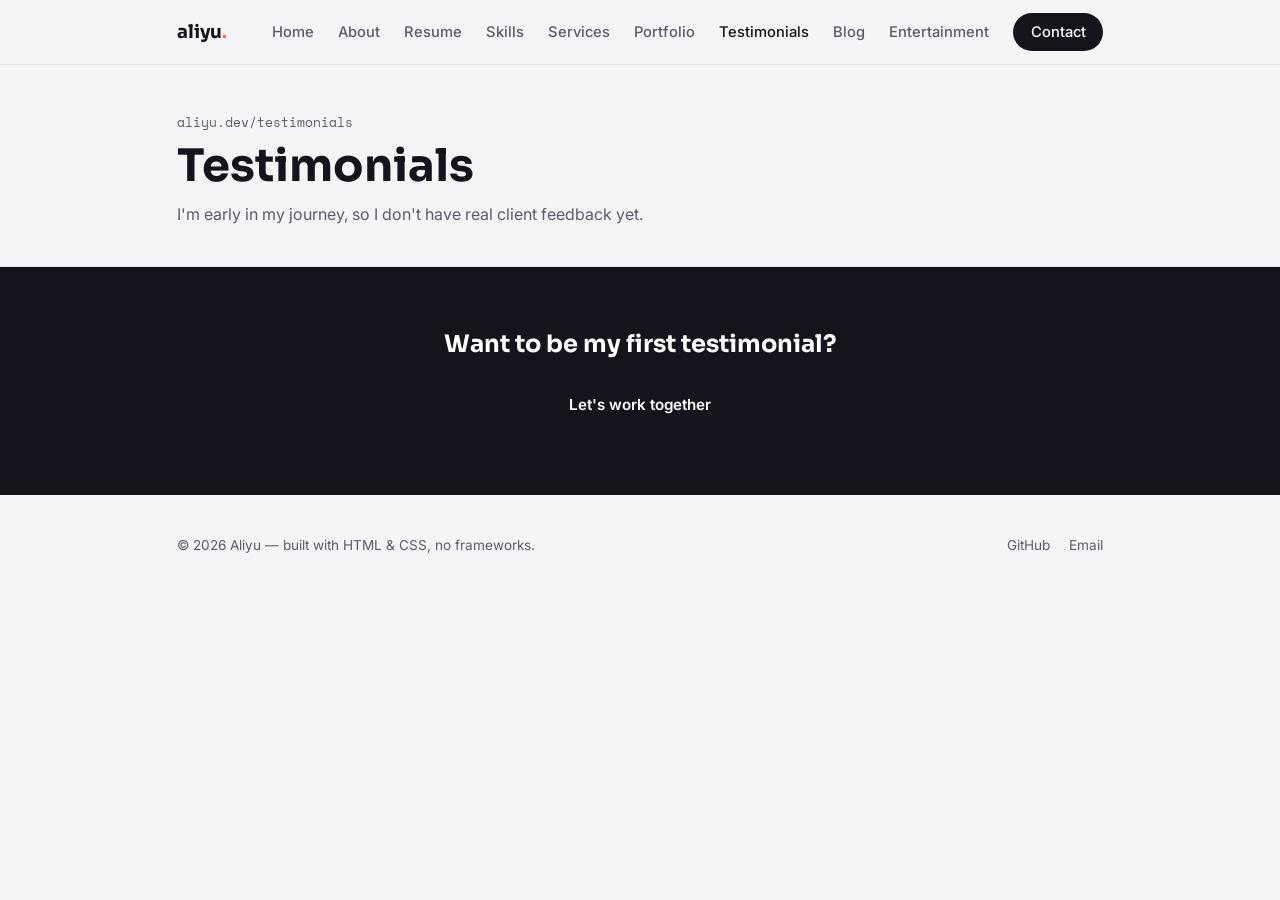
<file: testimonials.html>
<!DOCTYPE html>
<html lang="en">
<head>
<meta charset="UTF-8">
<meta name="viewport" content="width=device-width, initial-scale=1.0">
<title>Testimonials — Aliyu</title>
<link rel="preconnect" href="https://fonts.googleapis.com">
<link rel="preconnect" href="https://fonts.gstatic.com" crossorigin>
<link href="https://fonts.googleapis.com/css2?family=Sora:wght@600;700;800&family=Inter:wght@400;500;600;700&family=Space+Mono:wght@400;700&display=swap" rel="stylesheet">
<link rel="stylesheet" href="style.css">
</head>
<body>

<header class="site-header">
  <div class="container nav-wrap">
    <a href="index.html" class="logo">aliyu<span class="accent-dot">.</span></a>
    <input type="checkbox" id="nav-toggle" class="nav-toggle">
    <label for="nav-toggle" class="hamburger" aria-label="Toggle navigation">
      <span></span><span></span><span></span>
    </label>
    <nav class="nav-links">
      <a href="index.html">Home</a>
      <a href="about.html">About</a>
      <a href="resume.html">Resume</a>
      <a href="skills.html">Skills</a>
      <a href="services.html">Services</a>
      <a href="portfolio.html">Portfolio</a>
      <a href="testimonials.html" class="current">Testimonials</a>
      <a href="blog.html">Blog</a>
      <a href="entertainment.html">Entertainment</a>
      <a href="contact.html" class="nav-cta">Contact</a>
    </nav>
  </div>
</header>

<main>

  <section class="page-intro">
    <div class="container">
      <p class="crumb">aliyu.dev/testimonials</p>
      <h1>Testimonials</h1>
      <p class="lede">I'm early in my journey, so I don't have real client feedback yet.</p>
    </div>
  </section>
  
  <section class="cta-band">
    <div class="container">
      <h2>Want to be my first testimonial?</h2>
      <a href="contact.html" class="btn btn-primary">Let's work together</a>
    </div>
  </section>

</main>

<footer class="site-footer">
  <div class="container footer-inner">
    <p>&copy; 2026 Aliyu — built with HTML &amp; CSS, no frameworks.</p>
    <div class="social-links">
      <a href="https://github.com/aliyusabiugarba-bit" target="_blank" rel="noopener noreferrer">GitHub</a>      
      <a href="mailto: aliyusabiugarba@gmail.com">Email</a>
    </div>
  </div>
</footer>

</body>
</html>
</file>
<file: style.css>
/* ===========================================================
   ALIYU.DEV — shared stylesheet for all pages
   =========================================================== */

/* ---------- tokens ---------- */

:root {
  --canvas: #f5f5f8;
  --surface: #ffffff;
  --surface-soft: #f0f0f4;
  --ink: #14141c;
  --ink-soft: #5b5b6b;
  --line: #e4e4ec;
  --violet: #5b4ff5;
  --coral: #ff6b5b;

  --font-display: "Sora", -apple-system, sans-serif;
  --font-body: "Inter", -apple-system, sans-serif;
  --font-mono: "Space Mono", "Courier New", monospace;

  --container: 1080px;
  --radius: 14px;
}

/* ---------- reset ---------- */

* { box-sizing: border-box; }

body {
  margin: 0;
  background: var(--canvas);
  color: var(--ink);
  font-family: var(--font-body);
  line-height: 1.5;
}

h1, h2, h3 {
  font-family: var(--font-display);
  margin: 0 0 0.6rem;
  line-height: 1.15;
}

p { margin: 0 0 1rem; color: var(--ink-soft); }

a { color: var(--violet); text-decoration: none; }

img { max-width: 100%; display: block; }

.container {
  max-width: var(--container);
  margin: 0 auto;
  padding: 0 6vw;
}

.section { padding: 4.5rem 0; }

/* ---------- buttons & links ---------- */

.btn {
  display: inline-block;
  padding: 0.85rem 1.6rem;
  border-radius: 999px;
  font-weight: 600;
  font-size: 0.95rem;
  text-decoration: none;
}

.btn-primary {
  background: var(--ink);
  color: var(--surface);
}

.btn-primary:hover { background: var(--violet); }

.btn-ghost {
  background: transparent;
  color: var(--ink);
  border: 1px solid var(--line);
}

.btn-ghost:hover { border-color: var(--ink); }

.link-arrow {
  font-weight: 600;
  color: var(--ink);
  white-space: nowrap;
}

.link-arrow:hover { color: var(--violet); }

a:focus-visible, .btn:focus-visible, .nav-links a:focus-visible {
  outline: 2px dashed var(--violet);
  outline-offset: 3px;
}

/* ---------- navbar ---------- */

.site-header {
  position: sticky;
  top: 0;
  background: rgba(245, 245, 248, 0.9);
  backdrop-filter: blur(8px);
  border-bottom: 1px solid var(--line);
  z-index: 50;
}

.nav-wrap {
  display: flex;
  align-items: center;
  justify-content: space-between;
  height: 64px;
  position: relative;
}

.logo {
  font-family: var(--font-display);
  font-weight: 700;
  font-size: 1.15rem;
  color: var(--ink);
}

.accent-dot { color: var(--coral); }

.nav-toggle { position: absolute; opacity: 0; pointer-events: none; }

.hamburger {
  display: none;
  flex-direction: column;
  gap: 5px;
  cursor: pointer;
  padding: 6px;
}

.hamburger span {
  display: block;
  width: 22px;
  height: 2px;
  background: var(--ink);
  transition: transform 0.25s ease, opacity 0.25s ease;
}

.nav-links {
  display: flex;
  align-items: center;
  gap: 1.5rem;
}

.nav-links a {
  color: var(--ink-soft);
  font-size: 0.92rem;
  font-weight: 500;
}

.nav-links a:hover, .nav-links a.current {
  color: var(--ink);
}

.nav-links a.nav-cta {
  color: var(--surface);
  background: var(--ink);
  padding: 0.5rem 1.1rem;
  border-radius: 999px;
}

.nav-links a.nav-cta:hover { background: var(--violet); }

/* ---------- hero (browser-frame signature) ---------- */

.hero { padding: 3.5rem 0 4rem; }

.browser-frame {
  max-width: 720px;
  margin: 0 auto;
  background: var(--surface);
  border: 1px solid var(--line);
  border-radius: var(--radius);
  overflow: hidden;
  box-shadow: 0 30px 60px -30px rgba(20, 20, 28, 0.2);
}

.browser-bar {
  display: flex;
  align-items: center;
  gap: 0.45rem;
  padding: 0.7rem 1rem;
  background: var(--surface-soft);
  border-bottom: 1px solid var(--line);
}

.browser-dot { width: 10px; height: 10px; border-radius: 50%; }
.browser-dot.red { background: #ff5f57; }
.browser-dot.yellow { background: #febc2e; }
.browser-dot.green { background: #28c840; }

.browser-url {
  margin-left: 0.5rem;
  flex: 1;
  font-family: var(--font-mono);
  font-size: 0.78rem;
  color: var(--ink-soft);
  background: var(--surface);
  border: 1px solid var(--line);
  border-radius: 999px;
  padding: 0.25rem 0.9rem;
}

.browser-body {
  padding: 3rem 2.2rem;
  text-align: center;
}

.eyebrow {
  font-family: var(--font-mono);
  font-size: 0.85rem;
  color: var(--violet);
  margin: 0 0 0.3rem;
}

.browser-body h1 {
  font-size: clamp(2.4rem, 8vw, 3.2rem);
}

.hero-role {
  font-size: 1.05rem;
  color: var(--ink);
  font-weight: 500;
  margin-bottom: 0.5rem;
}

.hero-bio {
  max-width: 42ch;
  margin: 0 auto 1.8rem;
}

.hero-actions {
  display: flex;
  gap: 0.8rem;
  justify-content: center;
  flex-wrap: wrap;
}

/* ---------- marquee ---------- */

.marquee {
  overflow: hidden;
  border-top: 1px solid var(--line);
  border-bottom: 1px solid var(--line);
  background: var(--surface);
}

.marquee-track {
  display: flex;
  width: max-content;
  gap: 2.5rem;
  padding: 0.9rem 0;
  animation: scroll-left 20s linear infinite;
}

.marquee-track span {
  font-family: var(--font-mono);
  font-size: 0.85rem;
  color: var(--ink-soft);
  white-space: nowrap;
}

@keyframes scroll-left {
  from { transform: translateX(0); }
  to { transform: translateX(-50%); }
}

/* ---------- about teaser ---------- */

.about-teaser-inner {
  display: flex;
  align-items: center;
  gap: 2rem;
}

.avatar-badge {
  flex: 0 0 96px;
  width: 96px;
  height: 96px;
  border-radius: 50%;
  background: var(--violet);
  color: var(--surface);
  font-family: var(--font-display);
  font-weight: 700;
  font-size: 1.6rem;
  display: flex;
  align-items: center;
  justify-content: center;
  overflow: hidden;
}

.avatar-badge img {
  width: 100%;
  height: 100%;
  object-fit: cover;
}

/* ---------- projects teaser ---------- */

.section-head {
  display: flex;
  align-items: baseline;
  justify-content: space-between;
  margin-bottom: 2rem;
  gap: 1rem;
}

.project-grid {
  display: flex;
  flex-wrap: wrap;
  gap: 1.5rem;
}

.card {
  background: var(--surface);
  border: 1px solid var(--line);
  border-radius: var(--radius);
  padding: 1.6rem;
}

.project-card {
  flex: 1 1 260px;
}

.project-card .tag {
  font-family: var(--font-mono);
  font-size: 0.72rem;
  text-transform: uppercase;
  letter-spacing: 0.05em;
  color: var(--coral);
  margin-bottom: 0.6rem;
}

.project-card h3 { margin-bottom: 0.5rem; }

.project-card a {
  font-weight: 600;
  color: var(--ink);
}

.project-card a:hover { color: var(--violet); }

/* ---------- cta band ---------- */

.cta-band {
  background: var(--ink);
  color: var(--surface);
  text-align: center;
  padding: 4rem 0;
}

.cta-band h2 { color: var(--surface); margin-bottom: 1.4rem; }

/* ---------- footer ---------- */

.site-footer { padding: 2.5rem 0 3rem; }

.footer-inner {
  display: flex;
  align-items: center;
  justify-content: space-between;
  flex-wrap: wrap;
  gap: 1rem;
}

.site-footer p { margin: 0; font-size: 0.85rem; }

.social-links { display: flex; gap: 1.2rem; }

.social-links a { color: var(--ink-soft); font-size: 0.85rem; }
.social-links a:hover { color: var(--ink); }

/* ---------- inner-page intro (quiet nod to the browser-url motif) ---------- */

.page-intro {
  padding: 3rem 0 2.5rem;
  border-bottom: 1px solid var(--line);
}

.crumb {
  font-family: var(--font-mono);
  font-size: 0.82rem;
  color: var(--ink-soft);
  margin: 0 0 0.5rem;
}

.page-intro h1 { font-size: clamp(2rem, 6vw, 2.8rem); }

.lede {
  max-width: 60ch;
  margin: 0;
}

.page-intro-cta { margin-top: 1.4rem; }

.tag-row {
  display: flex;
  flex-wrap: wrap;
  gap: 0.7rem;
  margin-bottom: 1.2rem;
}

.tag-pill {
  font-family: var(--font-mono);
  font-size: 0.82rem;
  color: var(--ink);
  background: var(--surface);
  border: 1px solid var(--line);
  border-radius: 999px;
  padding: 0.4rem 0.95rem;
}

/* ---------- about page ---------- */

.about-block-inner {
  display: flex;
  align-items: center;
  gap: 2.2rem;
}

.avatar-lg {
  flex: 0 0 140px;
  width: 140px;
  height: 140px;
  font-size: 2.2rem;
}

/* ---------- timeline ---------- */

.timeline {
  list-style: none;
  margin: 0;
  padding: 0;
  border-left: 2px solid var(--line);
  max-width: 640px;
}

.timeline li {
  position: relative;
  padding: 0 0 2rem 1.8rem;
}

.timeline li:last-child { padding-bottom: 0; }

.timeline li::before {
  content: "";
  position: absolute;
  left: -6px;
  top: 6px;
  width: 10px;
  height: 10px;
  border-radius: 50%;
  background: var(--violet);
  border: 2px solid var(--canvas);
}

.t-label {
  font-family: var(--font-mono);
  font-size: 0.75rem;
  text-transform: uppercase;
  letter-spacing: 0.05em;
  color: var(--ink-soft);
  margin: 0 0 0.2rem;
}

.timeline li h3 { font-size: 1.05rem; margin: 0 0 0.3rem; }
.timeline li p:last-child { margin: 0; }

/* ---------- ghost card (portfolio "more coming soon") ---------- */

.ghost-card {
  flex: 1 1 260px;
  background: transparent;
  border: 1px dashed var(--line);
  border-radius: var(--radius);
  padding: 1.6rem;
  display: flex;
  flex-direction: column;
  justify-content: center;
  text-align: center;
  color: var(--ink-soft);
}

.ghost-card h3 { color: var(--ink-soft); }
.ghost-card p { margin: 0; }

/* ---------- testimonials ---------- */

.testimonial-card {
  flex: 1 1 280px;
  margin: 0;
}

.testimonial-card p {
  font-size: 1.05rem;
  color: var(--ink);
  font-style: italic;
}

.testimonial-card footer {
  margin-top: 0.8rem;
  font-family: var(--font-mono);
  font-size: 0.82rem;
  color: var(--ink-soft);
}

.testimonial-card cite { font-style: normal; }

/* ---------- draft tag ---------- */

.draft-tag { color: var(--violet); }

/* ---------- plain lists & inline code ---------- */

.section ul {
  padding-left: 1.2rem;
  margin: 0 0 1rem;
}

.section ul li {
  color: var(--ink-soft);
  margin-bottom: 0.6rem;
  line-height: 1.6;
}

code {
  font-family: var(--font-mono);
  font-size: 0.9em;
  background: var(--surface-soft);
  border-radius: 3px;
  padding: 0.1rem 0.35rem;
}

.btn-row {
  display: flex;
  gap: 0.8rem;
  flex-wrap: wrap;
  padding-bottom: 4.5rem;
}

/* ---------- contact page ---------- */

.contact-grid {
  display: flex;
  gap: 3rem;
  flex-wrap: wrap;
}

.contact-form {
  flex: 1 1 320px;
  display: flex;
  flex-direction: column;
  gap: 1.2rem;
}

.form-field {
  display: flex;
  flex-direction: column;
  gap: 0.4rem;
}

.form-field label {
  font-family: var(--font-mono);
  font-size: 0.8rem;
  color: var(--ink-soft);
}

.form-field input,
.form-field textarea {
  font-family: var(--font-body);
  font-size: 1rem;
  padding: 0.75rem 0.9rem;
  border: 1px solid var(--line);
  border-radius: 8px;
  background: var(--surface);
  color: var(--ink);
}

.form-field input::placeholder,
.form-field textarea::placeholder { color: var(--ink-soft); }

.contact-form button { align-self: flex-start; border: none; cursor: pointer; }

.contact-details {
  flex: 1 1 240px;
}

.contact-details .social-links { margin-top: 1rem; }

/* ---------- entertainment page ---------- */

.entertainment-grid {
  display: flex;
  flex-direction: column;
  gap: 2.5rem;
}

.media-item {
  width: 100%;
}

.media-item iframe,
.media-item video {
  display: block;
  border-radius: var(--radius);
}

.media-item audio {
  width: 100%;
}

/* ---------- responsiveness ---------- */

@media (max-width: 880px) {
  .hamburger { display: flex; }

  .nav-links {
    position: absolute;
    top: 100%;
    left: 0;
    right: 0;
    flex-direction: column;
    align-items: flex-start;
    background: var(--surface);
    border-bottom: 1px solid var(--line);
    padding: 0 6vw;
    max-height: 0;
    overflow: hidden;
    transition: max-height 0.3s ease;
  }

  .nav-toggle:checked ~ .nav-links {
    max-height: calc(100vh - var(--nav-h));
    overflow-y: auto;
  }

  .nav-links a { padding: 0.8rem 0; width: 100%; }
  .nav-links a.nav-cta { width: auto; margin: 0.6rem 0 1rem; }

  .nav-toggle:checked ~ .hamburger span:nth-child(1) { transform: translateY(7px) rotate(45deg); }
  .nav-toggle:checked ~ .hamburger span:nth-child(2) { opacity: 0; }
  .nav-toggle:checked ~ .hamburger span:nth-child(3) { transform: translateY(-7px) rotate(-45deg); }

  .about-teaser-inner, .about-block-inner { flex-direction: column; text-align: center; }
  .section-head { flex-direction: column; align-items: flex-start; }
  .contact-grid { gap: 2.5rem; }
}

@media (prefers-reduced-motion: reduce) {
  .marquee-track { animation: none; }
  .hamburger span { transition: none; }
}
</file>
